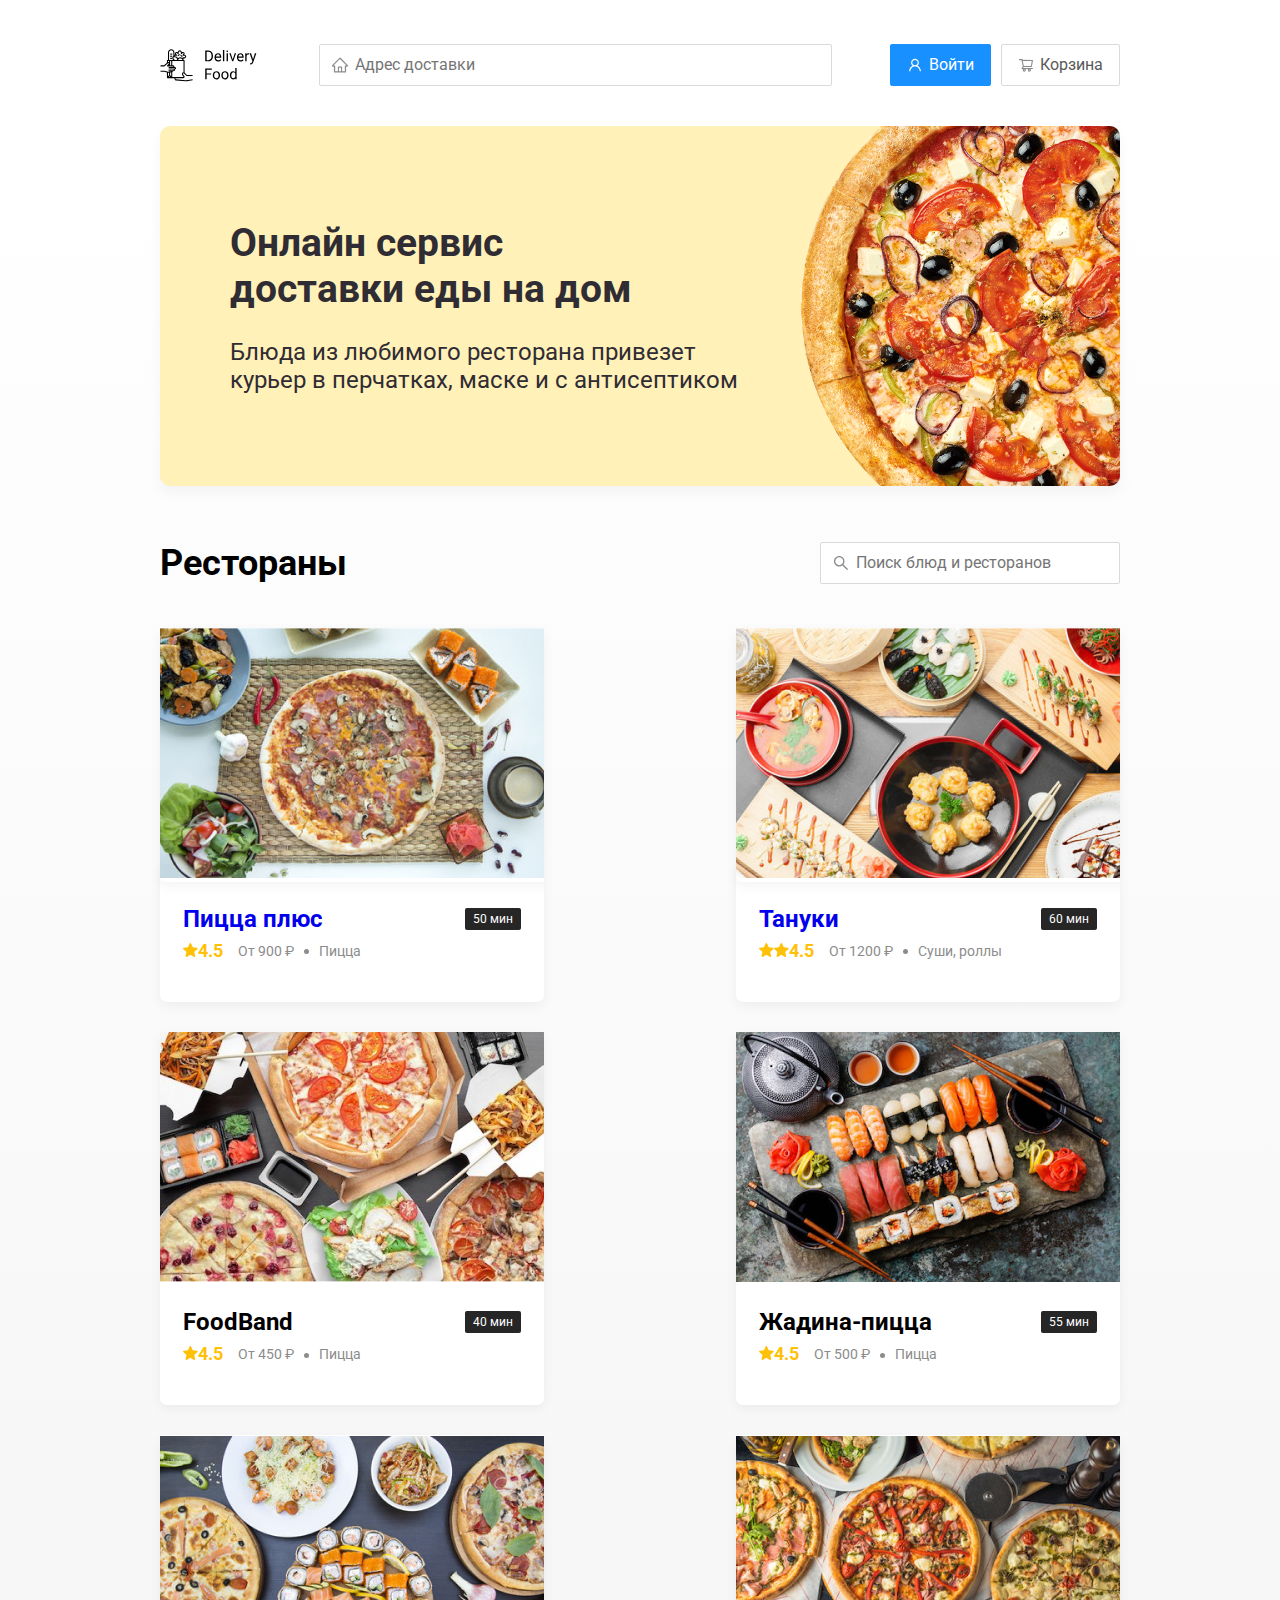
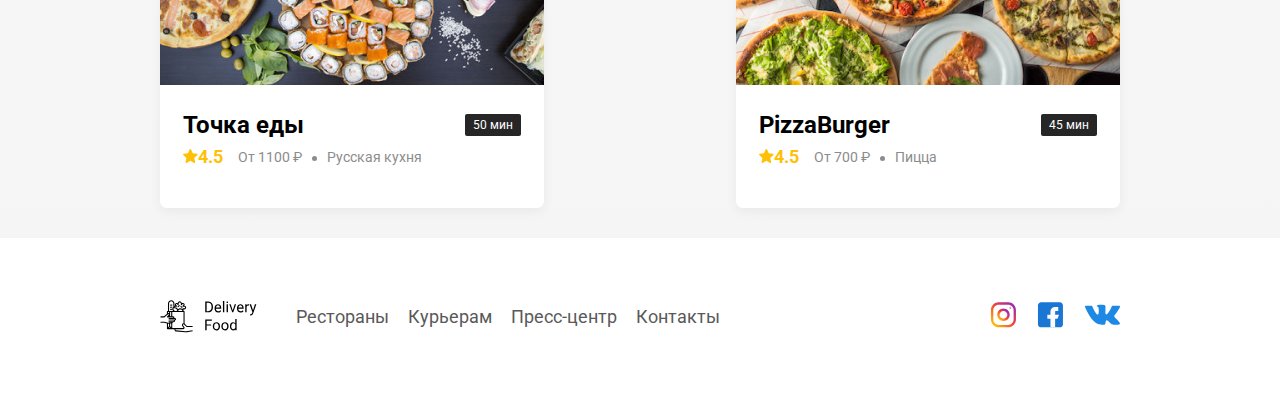
<file: index.html>
<!DOCTYPE html>
<html lang="ru">
<head>
    <meta charset="UTF-8">
    <meta name="viewport" content="width=device-width, initial-scale=1.0">
    <title>Delivery Food - доставка еды на дом</title>
    <link href="https://fonts.googleapis.com/css?family=Roboto:400,700&display=swap&subset=cyrillic" rel="stylesheet"/>
    <link rel="stylesheet" href="css\normalize.css">
    <link rel="stylesheet" href="css/style.css">
</head>
<body>


<div class="container">
    <header class="header">
        <img src="img\logo.svg" alt="Logo" class="logo"/>
        <input type="text" class="input input-addres" placeholder="Адрес доставки"/>
        <div class="buttons ">
            <button class="button button-primary">
             <img src="./img/user.svg" alt="user" class="button-icon"/>   
                <span class="button-text"> Войти</span>
            </button>
            <button class="button">
                <img src="./img/shopping-card.svg" alt="shoping-card" class="button-icon"/>
                <span class="button-text">Корзина</span>
            </button>
        </div>
    </header>
</div>
<!-- ./container-->
<main class="main">
    <div class="container">
            <section class="promo">
        <h1 class="promo-title">Онлайн сервис <br/>доставки еды на дом</h1>
        <p class="promo-text">
            Блюда из любимого ресторана привезет курьер в перчатках, маске и с антисептиком
        </p>
    </section>
    <section class="restarants">
        <div class="section-heading">
            <h2 class="section-title">Рестораны</h2>
            <input type="text" class=" input input-search" placeholder="Поиск блюд и ресторанов">
        </div>
        <div class="cards">
            <div class="card">
            <a href="restorant.html" class="card">
                <img src="./img/image.jpg" alt="image" class="card-image"/>
                <div class="card-text">
            
                        <div class="card-heading">
                            <h3 class="card-title">Пицца плюс</h3>
                            <span class="card-tag tag">50 мин</span>

                        </div>
                        <!-- /.card-heading -->
                        <div class="card-info">
                            <div class="raiting"><img src="./img/raiting.svg" alt="raiting" class="raiting-star">4.5</div>
                            <div class="price">От 900 ₽</div>
                            <div class="category">Пицца</div>
                        </div>
                        <!-- /.card-info -->
                    
                </div>
                <!-- /.card-text -->
            </a>
            </div>
            <!-- /.card -->
            <div class="card">
                <a href="restorant.html" class="card">
                <img src="./img/image2.png" alt="image" class="card-image"/>
                <div class="card-text">
                    
                        <div class="card-heading">
                            <h3 class="card-title">Тануки</h3>
                            <span class="card-tag tag">60 мин</span>

                        </div>
                        <!-- /.card-heading -->
                        <div class="card-info">
                            <div class="raiting"><img src="./img/raiting.svg" alt="raiting" class="raiting-star"><img src="./img/raiting.svg" alt="raiting" class="raiting-star">4.5</div>
                            <div class="price">От 1200 ₽</div>
                            <div class="category">Суши, роллы</div>
                        </div>
                        <!-- /.card-info -->
                
                </div>
                <!-- /.card-text -->
                </a>
            </div>
            <!-- /.card -->
            <div class="card">
                <img src="./img/image3.jpg" alt="image" class="card-image"/>
                <div class="card-text">
                    
                        <div class="card-heading">
                            <h3 class="card-title">FoodBand</h3>
                            <span class="card-tag tag">40 мин</span>

                        </div>
                        <!-- /.card-heading -->
                        <div class="card-info">
                            <div class="raiting"><img src="./img/raiting.svg" alt="raiting" class="raiting-star">4.5</div>
                            <div class="price">От 450 ₽</div>
                            <div class="category">Пицца</div>
                        </div>
                        <!-- /.card-info -->
                    
                </div>
                <!-- /.card-text -->
            </div>
            <!-- /.card -->
            <div class="card">
                <img src="./img/image4.jpg" alt="image" class="card-image"/>
                <div class="card-text">
                    
                        <div class="card-heading">
                            <h3 class="card-title">Жадина-пицца</h3>
                            <span class="card-tag tag">55 мин</span>

                        </div>
                        <!-- /.card-heading -->
                        <div class="card-info">
                            <div class="raiting"><img src="./img/raiting.svg" alt="raiting" class="raiting-star">4.5</div>
                            <div class="price">От 500 ₽</div>
                            <div class="category">Пицца</div>
                        </div>
                        <!-- /.card-info -->
                    
                </div>
                <!-- /.card-text -->
            </div>
            <!-- /.card -->
            <div class="card">
                <img src="./img/image5.jpg" alt="image" class="card-image"/>
                <div class="card-text">
                    
                        <div class="card-heading">
                            <h3 class="card-title">Точка еды</h3>
                            <span class="card-tag tag">50 мин</span>

                        </div>
                        <!-- /.card-heading -->
                        <div class="card-info">
                            <div class="raiting"><img src="./img/raiting.svg" alt="raiting" class="raiting-star">4.5</div>
                            <div class="price">От 1100 ₽</div>
                            <div class="category">Русская кухня</div>
                        </div>
                        <!-- /.card-info -->
                    
                </div>
                <!-- /.card-text -->
            </div>
            <!-- /.card -->
            <div class="card">
                <img src="./img/image6.jpg" alt="image" class="card-image"/>
                <div class="card-text">
                    
                        <div class="card-heading">
                            <h3 class="card-title">PizzaBurger</h3>
                            <span class="card-tag tag">45 мин</span>

                        </div>
                        <!-- /.card-heading -->
                        <div class="card-info">
                            <div class="raiting"><img src="./img/raiting.svg" alt="raiting" class="raiting-star">4.5</div>
                            <div class="price">От 700 ₽</div>
                            <div class="category">Пицца</div>
                        </div>
                        <!-- /.card-info -->
                    
                </div>
                <!-- /.card-text -->
            </div>
            <!-- /.card -->
        </div>
        
        <!-- /.cards -->
    </section>
    </div>
</main>
<footer class="footer">
    <div class="container">
        <div class="footer-block">
            <img src=".//img/logo.svg" alt="logo" class="logo footer-logo">
        <nav class="footer-nav">
            <a href="#" class="footer-link">Рестораны</a>
            <a href="#" class="footer-link">Курьерам</a>
            <a href="#" class="footer-link">Пресс-центр</a>
            <a href="#" class="footer-link">Контакты</a>
        </nav>
        <div class="social-links">
            <a href="#" class="social-link"><img src="./img/instagram.svg" alt="instagram"></a>
            <a href="#" class="social-link"><img src="./img/facebook.svg" alt="facebook"></a>
            <a href="#" class="social-link"><img src="./img/vk.svg" alt="vk"></a>
        </div>
        <!-- /.social-links -->
        </div>
    </div>
</footer>
</body>
</html>
</file>
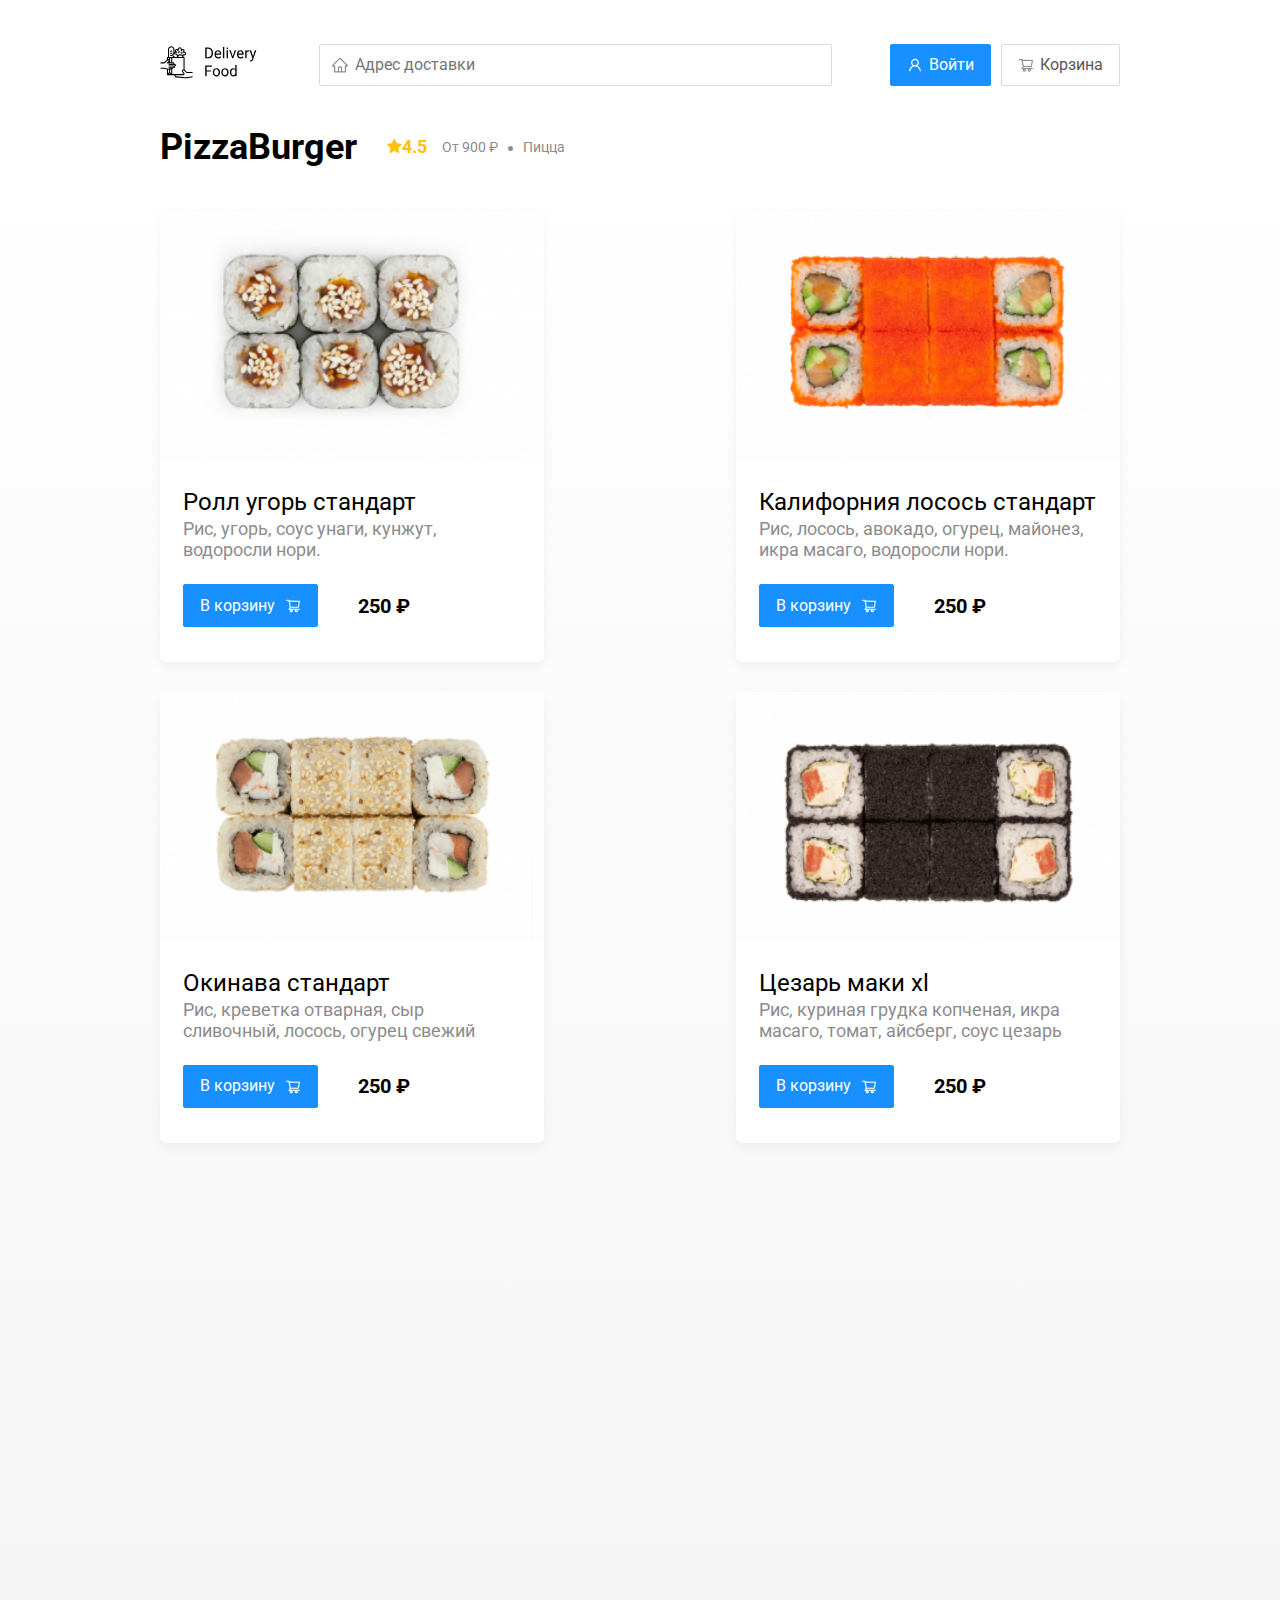
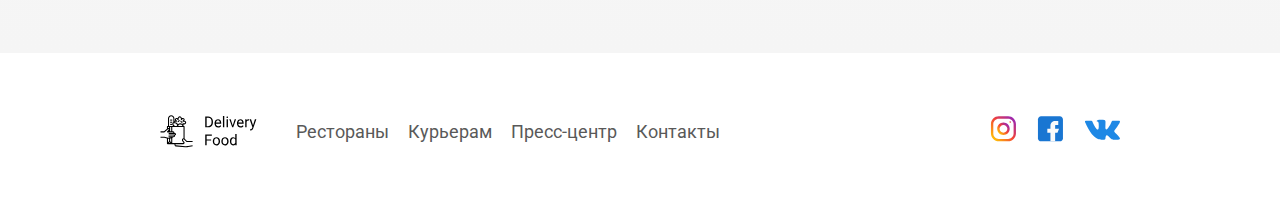
<file: restorant.html>
<!DOCTYPE html>
<html lang="ru">
<head>
    <meta charset="UTF-8">
    <meta name="viewport" content="width=device-width, initial-scale=1.0">
    <title>PizzaBurger - доставка еды на дом</title>
    <link href="https://fonts.googleapis.com/css?family=Roboto:400,700&display=swap&subset=cyrillic" rel="stylesheet"/>
    <link rel="stylesheet" href="css\normalize.css"/>
    <link rel="stylesheet" href="css\animate.css"/>
    <link rel="stylesheet" href="css/style.css"/>
</head>
<body>


<div class="container">
    <header class="header">
        <a href="index.html" class="logo animated bounce ">

            <img src="img\logo.svg" alt="Logo" class="logo"/>
        </a>
        <input type="text" class="input input-addres" placeholder="Адрес доставки"/>
        <div class="buttons ">
            <button class="button button-primary">
             <img src="./img/user.svg" alt="user" class="button-icon"/>   
                <span class="button-text"> Войти</span>
            </button>
            <button class="button" id="cart-button">
                <img src="./img/shopping-card.svg" alt="shoping-card" class="button-icon"/>
                <span class="button-tex">Корзина</span>
            </button>
        </div>
    </header>
</div>
<!-- ./container-->
<main class="main">
    <div class="container">

    <section class="restarants">
        <div class="section-heading">
            <h2 class="section-title">PizzaBurger</h2>
            <div class="card-info">
                <div class="raiting"><img src="./img/raiting.svg" alt="raiting" class="raiting-star">4.5</div>
                <div class="price">От 900 ₽</div>
                <div class="category">Пицца</div>
            </div>
        </div>
        <div class="cards">
            <div class="card">
                <img src="./img/suhi1.jpg" alt="image" class="card-image"/>
                <div class="card-text">
            
                        <div class="card-heading">
                            <h3 class="card-title card-title-reg">Ролл угорь стандарт</h3>
                        </div>
                            <div class="card-info">
                                <div class="ingredients">Рис, угорь, соус унаги, кунжут, водоросли нори.</div>
                            </div>
                        <div class="card-buttons">
                            <button class="button button-primary">
                                <span class="button-card-text">В корзину</span>
                                <img src="./img/shopping-card-white.svg" alt="shopping-card" class="button-card-image">
                            </button>
                            <strong class="card-price-bold">250 ₽</strong>
                        </div>
                </div>
                <!-- /.card-text -->
            </div>
            <!-- /.card -->
            <div class="card">
                <img src="./img/suhi2.jpg" alt="image" class="card-image"/>
                <div class="card-text">
            
                    <div class="card-heading">
                        <h3 class="card-title card-title-reg">Калифорния лосось стандарт</h3>
                    </div>
                        <div class="card-info">
                            <div class="ingredients">Рис, лосось, авокадо, огурец, майонез, икра масаго, водоросли нори.</div>
                        </div>
                    <div class="card-buttons">
                        <button class="button button-primary">
                            <span class="button-card-text">В корзину</span>
                            <img src="./img/shopping-card-white.svg" alt="shopping-card" class="button-card-image">
                        </button>
                        <strong class="card-price-bold">250 ₽</strong>
                    </div>
            </div>
            <!-- /.card-text -->
            </div>
            <!-- /.card -->
            <div class="card">
                <img src="./img/suhi3.jpg" alt="image" class="card-image"/>
                <div class="card-text">
            
                    <div class="card-heading">
                        <h3 class="card-title card-title-reg">Окинава стандарт</h3>
                    </div>
                        <div class="card-info">
                            <div class="ingredients"> Рис, креветка отварная, сыр сливочный, лосось, огурец свежий</div>
                        </div>
                    <div class="card-buttons">
                        <button class="button button-primary">
                            <span class="button-card-text">В корзину</span>
                            <img src="./img/shopping-card-white.svg" alt="shopping-card" class="button-card-image">
                        </button>
                        <strong class="card-price-bold">250 ₽</strong>
                    </div>
            </div>
            <!-- /.card-text -->
            </div>
            <!-- /.card -->
            <div class="card wow fadeInUp" data-wow-delay="0.2s">
                <img src="./img/suhi4.jpg" alt="image" class="card-image"/>
                <div class="card-text">
            
                    <div class="card-heading">
                        <h3 class="card-title card-title-reg">Цезарь маки хl</h3>
                    </div>
                        <div class="card-info">
                            <div class="ingredients">Рис, куриная грудка копченая, икра масаго, томат, айсберг, соус цезарь</div>
                        </div>
                    <div class="card-buttons">
                        <button class="button button-primary">
                            <span class="button-card-text">В корзину</span>
                            <img src="./img/shopping-card-white.svg" alt="shopping-card" class="button-card-image">
                        </button>
                        <strong class="card-price-bold">250 ₽</strong>
                    </div>
            </div>
            <!-- /.card-text -->
            </div>
            <!-- /.card -->
            <div class="card wow fadeInUp" data-wow-delay="0.4s">
                <img src="./img/suhi5.jpg" alt="image" class="card-image"/>
                <div class="card-text">
            
                    <div class="card-heading">
                        <h3 class="card-title card-title-reg">Ясай маки стандарт 185 г</h3>
                    </div>
                        <div class="card-info">
                            <div class="ingredients">Рис, помидор свежий, перец болгарский, авокадо, огурец, айсберг</div>
                        </div>
                    <div class="card-buttons">
                        <button class="button button-primary">
                            <span class="button-card-text">В корзину</span>
                            <img src="./img/shopping-card-white.svg" alt="shopping-card" class="button-card-image">
                        </button>
                        <strong class="card-price-bold">250 ₽</strong>
                    </div>
            </div>
            <!-- /.card-text -->
            </div>
            <!-- /.card -->
            <div class="card wow fadeInUp" data-wow-delay="0.6s">
                <img src="./img/suhi6.jpg" alt="image" class="card-image"/>
                <div class="card-text">
            
                    <div class="card-heading">
                        <h3 class="card-title card-title-reg">Ролл с креветкой стандарт</h3>
                    </div>
                        <div class="card-info">
                            <div class="ingredients">Рис, водоросли нори, креветки отварные, сыр сливочный, огурцы</div>
                        </div>
                    <div class="card-buttons">
                        <button class="button button-primary">
                            <span class="button-card-text">В корзину</span>
                            <img src="./img/shopping-card-white.svg" alt="shopping-card" class="button-card-image">
                        </button>
                        <strong class="card-price-bold">250 ₽</strong>
                    </div>
            </div>
            <!-- /.card-text -->
                <!-- /.card-text -->
            </div>
            <!-- /.card -->
        </div>
        
        <!-- /.cards -->
    </section>
    </div>
</main>
<footer class="footer">
    <div class="container">
        <div class="footer-block">
            <img src=".//img/logo.svg" alt="logo" class="logo footer-logo">
        <nav class="footer-nav">
            <a href="#" class="footer-link">Рестораны</a>
            <a href="#" class="footer-link">Курьерам</a>
            <a href="#" class="footer-link">Пресс-центр</a>
            <a href="#" class="footer-link">Контакты</a>
        </nav>
        <div class="social-links">
            <a href="#" class="social-link"><img src="./img/instagram.svg" alt="instagram"></a>
            <a href="#" class="social-link"><img src="./img/facebook.svg" alt="facebook"></a>
            <a href="#" class="social-link"><img src="./img/vk.svg" alt="vk"></a>
        </div>
        <!-- /.social-links -->
        </div>
    </div>
</footer>
<div class="modal">
    <div class="modal-dialog">
        <div class="modal-header">
            <h3 class="modal-title">Корзина</h3>
            <button class="close">&times;</button>
        </div>
        <div class="modal-body">
            <div class="food-row">
                <span class="food-name">Ролл угорь стандарт</span>
                <strong class="food-price">250 ₽</strong>
                <div class="food-counter">
                    <button class="counter-button">-</button>
                    <span class="counter">1</span>
                    <button class="counter-button">+</button>
                </div>
            </div>
            <!-- /.food-row -->
            <div class="food-row">
                <span class="food-name">Ролл угорь стандарт</span>
                <strong class="food-price">250 ₽</strong>
                <div class="food-counter">
                    <button class="counter-button">-</button>
                    <span class="counter">1</span>
                    <button class="counter-button">+</button>
                </div>
            </div>
            <div class="food-row">
                <span class="food-name">Ролл угорь стандарт</span>
                <strong class="food-price">250 ₽</strong>
                <div class="food-counter">
                    <button class="counter-button">-</button>
                    <span class="counter">1</span>
                    <button class="counter-button">+</button>
                </div>
            </div>
        </div> 
        
        <!-- /.modal-body -->
        <div class="modal-foter">
            <span class="pricetag">1250 ₽</span>
            <div class="foter-buttons">
                <button class="button button-primary">Оформить заказ</button>
                <button class="button">Отмена</button>
            </div>
        </div>
        
    </div>
    
    <!-- /.modal-dialog -->

</div>
<script src="js/wow.min.js"></script>
<script src="js/main.js"></script>
</body>
</html>
</file>
<file: css/style.css>
*{
    box-sizing: border-box;
}
body {
    font-family: 'Roboto', sans-serif;
    padding-top: 44px;
}
.container {
    max-width: 1200px;
    margin: auto;
}
.header {
    
    margin-bottom: 40px;
    display: flex;
    align-items: center;
    justify-content: space-between;
}
.input 
    {background: #FFFFFF;
    border: 1px solid #D9D9D9;
    border-radius: 2px;
    font-size: 16px;
    line-height: 24px;
    padding: 8px;
    padding-left: 35px;
    background-repeat: no-repeat;
    background-position: left 11px center;

}
.input-addres {
flex: 0.8;
background-image: url(../img/home.svg);
}
.input-search{
    background-image: url(../img/search.svg);
    width: 300px;
    margin-left: auto;
}
.buttons {
    display: flex;
    align-items: center;
}
.button {
align-items: center;
display: flex;
padding: 8px 16px;
background: #FFFFFF;
border: 1px solid #D9D9D9;
box-sizing: border-box;
box-shadow: 0px 0px 2px rgba(0, 0, 0, 0.0015);
border-radius: 2px;
color: #595959;
font-size: 16px;
line-height: 24px;
}
.button-primary {
background: #1890FF;
border: 1px solid #1890FF;
color: #FFFFFF;
margin-right: 10px;


}
.button-icon {
    margin-right: 6px;
    vertical-align: middle;
}
.button-card-text {
    margin-right: 10px;
}
.button-text {
    vertical-align: middle;
}
.promo {
    box-shadow: 0px 7px 12px rgba(158, 158, 163, 0.1);
    background: #FFF1B8 url(../img/promo-image.png) no-repeat top -77px right -206px /863px;
    border-radius: 10px;
    padding: 68px 70px;
   margin-bottom: 56px;
        }
.promo-title {
    font-style: normal;
    font-weight: bold;
    font-size: 39px;
    line-height: 46px;
    
    color: #302C34;
        }
.promo-text {font-style: normal;
    font-weight: normal;
    font-size: 24px;
    line-height: 28px;
    color: #302C34;
    max-width: 538px;
}
.section-title {
font-style: normal;
font-weight: bold;
font-size: 36px;
line-height: 42px;
color: #000000;
margin: 0px;
margin-right: 30px;
}
.main {
    background: linear-gradient(180deg, rgba(245, 245, 245, 0) 1.04%, #F5F5F5 100%);
}
.section-heading {
    display: flex;
    align-items: center;
    margin-bottom: 44px;
}
.cards {
    display: flex;
    align-items: flex-start;
    flex-wrap: wrap;
    justify-content: space-between;
}
.card {
    background: #FFFFFF;
    box-shadow: 0px 4px 12px rgba(0, 0, 0, 0.05);
    border-radius: 7px;
    margin-bottom: 30px;
    flex-basis: 31%;
    text-decoration: none;
}
.card-image {
    width: 384px;
    height: 250px;
    object-fit: cover;
}
.card-text {
    padding-top: 20px;
    padding-bottom: 35px;
    padding-left: 23px;
    padding-right: 23px;
}
.card-heading {
    display: flex;
    align-items:center;
    justify-content: space-between;
}
.card-title {
margin: 0;
font-style: normal;
font-weight: bold;
font-size: 24px;
line-height: 32px;
}
.card-title-reg {
    font-weight: 400;
}
.card-tag {
font-style: normal;
font-weight: normal;
font-size: 12px;
line-height: 20px;
color: #FFFFFF;
background: #262626;
border-radius: 2px;
padding: 1px 8px;
}
.card-info {
    display: flex;
    align-items: center;
    flex-wrap: wrap;
    overflow: hidden;
    text-overflow: ellipsis;
    
    

}
.card-buttons {
    display: flex;
    align-items: center;
    margin-top: 24px;

}
.card-price-bold {
font-weight: bold;
font-size: 20px;
line-height: 32px;
color: #000000;
margin-left: 30px;
}
.raiting {
    margin-right: 26px;
    color: #FFC107;
    font-weight: bold;
    font-size: 18px;
    line-height: 32px;
}
.price , .category {
    color: #8C8C8C;
    font-size: 18px;
    line-height: 32px;
    
}
.category {
    text-overflow: ellipsis;
    overflow: hidden;
    white-space: nowrap;
    max-width: 150px;
    

}
.ingredients {
font-size: 18px;
line-height: 21px;
color: #8C8C8C;
}
.price {
    margin-right: 10px;
}
.price:after{
    content: "";
    width: 5px;
    height: 5px;
    background-color: #8C8C8C;
    display: inline-block;
    vertical-align: middle;
    border-radius: 50px;
    margin-left: 10px;

}
.footer {
    padding: 60px 0px;
}
.footer-block {
    display: flex;
    align-items: center;
    justify-content: space-between;
}
.footer-nav{
    margin-right: auto;
    margin-left: 35px;
}
.footer-link {
    display: inline-block;
    color: #595959;
    font-style: normal;
    font-weight: normal;
    font-size: 18px;
    line-height: 21px;
    text-decoration: none;
}

.footer-link:not(:last-child){
    margin-right: 15px;
}
.social-links {
    display: flex;
    align-items: center;


}
.social-link:not(:last-child) {
    margin-right: 21px;

}
.modal {
    
    position: fixed;
    left: 0;
    top: 0;
    width: 100%;
    height: 100%;
    background: rgba(0, 0, 0, 0.4);
    display: flex;
    display: none;
}
.is-open {
    display: flex;
}
.modal-dialog {
    max-width: 780px;
    width: 95%;
    
    background: #FFFFFF;
    border-radius: 5px;
    margin: auto;
    padding: 40.45px;
}
.modal-header{
    display: flex;
    align-items: center;
justify-content: space-between;
margin-bottom: 45px;
}

.modal-title {
    margin: 0;
    font-style: normal;
    font-weight: bold;
    font-size: 36px;
    line-height: 42px;
    color: #000000;
}
.close {
    font-size: 36px;
    border: none;
    background-color:transparent;
    
}
.food-row {
    display: flex;
    align-items: flex-start;
    justify-content: space-between;
    padding-bottom: 8px;
    border-bottom:1px solid  #D9D9D9;
    margin-bottom: 15px;
}
.food-price {
    margin-left: auto;
    margin-right: 47px;
    font-style: normal;
font-weight: bold;
font-size: 20px;
line-height: 32px;
}
.food-name {
    font-size: 18px;
    line-height: 32px;
}
.food-counter {
    display: flex;
    align-items: center;
}
.counter-button {
    display: flex;
    align-items: center;
    justify-content: center;
    width: 39px;
    height: 32px;
    background: #FFFFFF;
border: 1px solid #40A9FF;
box-sizing: border-box;
border-radius: 2px;
font-weight: normal;
font-size: 14px;
line-height: 22px;
color: #40A9FF;
}
.counter {
    font-style: normal;
font-weight: normal;
font-size: 16px;
line-height: 24px;
margin-left: 10px;
margin-right: 10px;

}
.modal-foter {
    display: flex;
    align-items: center;
    justify-content: space-between;
}
.foter-buttons{
    display: flex;
    align-items: center;
}
.modal-body {
    margin-bottom: 52px;
}
.pricetag {
background: #262626;
border-radius: 5px;
color: #FFFFFF;
padding: 15px 20px;
font-style: normal;
font-weight: bold;
font-size: 20px;
line-height: 23px;
}
@media (max-width:1366px) {
    .container {
        max-width: 960px;
    }
    .promo {
        background-position: center right -300px;
        background-size: 750px;
    }
    .raiting {
        margin-right: 15px;
    }
    .category, .price {
        font-size: 14px;
    } 
    
    
}
@media (max-width:992px) {
    .container {
        max-width: 750px;
    }
    .promo {
        padding: 50px;
        background-size: 500px;
        background-position: center right -200px;
    }
    .promo-text {
        font-size: 18px;
        max-width: 400px;
    }
    .card {
        flex-basis: 49%;
    }
    .footer-link {
        font-size: 16px;
    }
}
@media (max-width: 768px) {
    .container {
        max-width: 560px;
    }
    .card-info{
        flex-wrap: wrap;
    }
    .card.raiting {
        flex-basis: 100%;
    }
    .card-title {
        font-size: 18px;
    }
    .promo {
        background-size: 400px;
        background-position: bottom 50px right -200px;
    }
    .promo-title {
        font-size: 24px;
        line-height: 1.4;

    }
    .promo-text {
        margin-top: 0;
    }
}
@media (max-width:578px) {
    .container {
        width: 90%;
    }
    .header {
        flex-wrap: wrap;
    }
    .input-addres {
        margin-top: 15px;
        order: 5;
        flex: 1;
    }
    .promo {
        background-image: none;

    }
    .promo-title {
        margin-bottom: 10px;
    }
    .section-title {
        font-size: 20px;
    }
    .card {
        flex-basis: 100%;
    }
    .card-image {
        width: 100%;
    }
    .footer {
        padding: 30px 0;
    }
    .footer-block {
        align-items: flex-start;
    }
    .footer-nav {
        margin-left: 0;
        order: 0;
    }
    .footer-logo {
        margin-right: 15px;
        order: 1;
    }
    .social-links {
        order: 2;
    }
}
@media (max-width:480px){
    .button-text {
        display: none;
    }
    .button-icon {
        margin: 0;
    }
    .button {
        min-height: 40px;
    }
    .promo {
        padding: 20px;
    }
    .section-heading{
        flex-wrap: wrap;
    }
    .footer-block {
        flex-wrap: wrap;
        flex-direction: column;
        align-items:center;
    
    }
    .footer-logo {
        order: 0;
        margin-bottom: 20px;
    }
    .footer-nav {
        margin-bottom: 20px;
        text-align: center;
    }
    .footer-link:not(:last-child) {
        margin-right: 0;
    }
}
</file>
